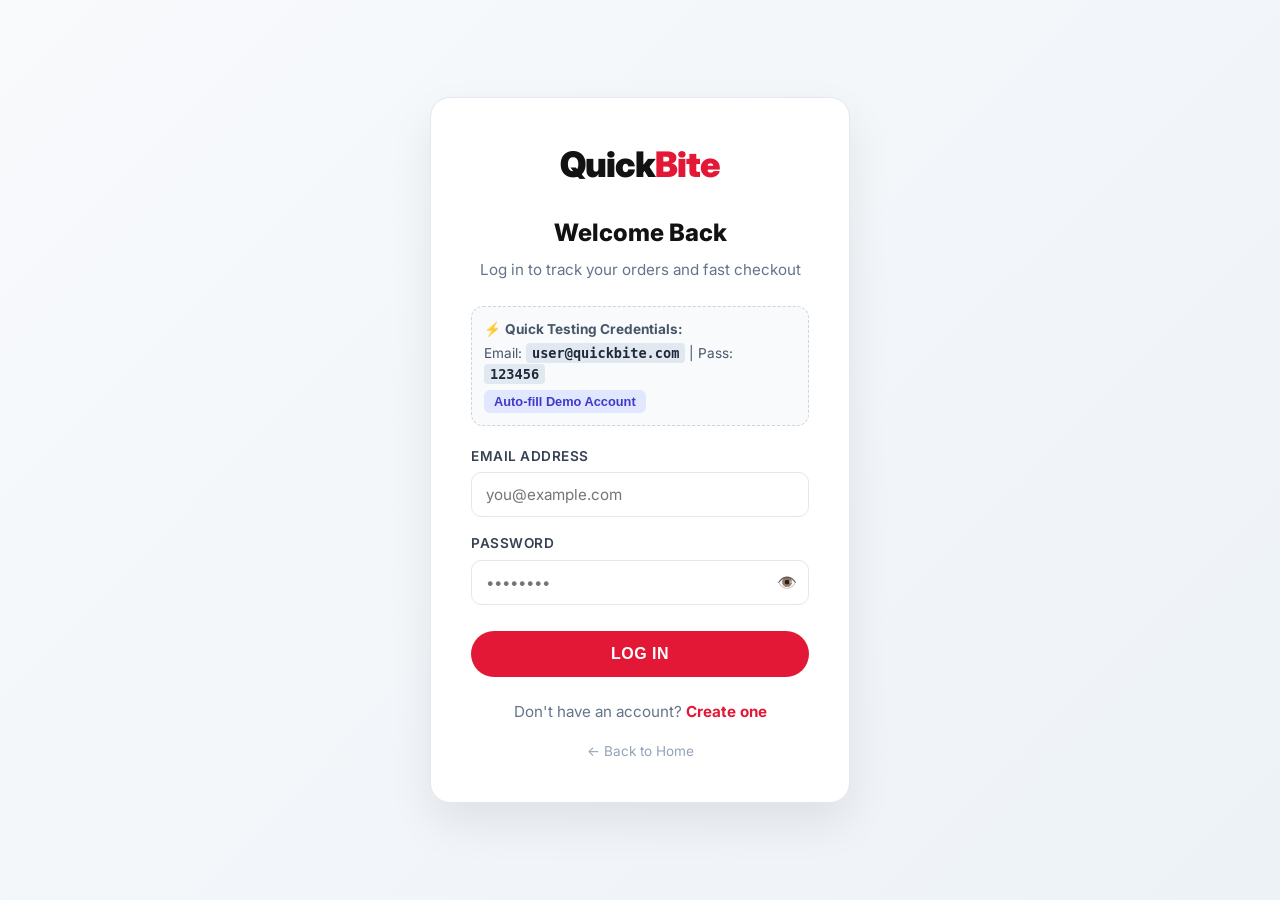
<file: login.html>
<!DOCTYPE html>
<html lang="en">

<head>
    <meta charset="UTF-8">
    <meta name="viewport" content="width=device-width, initial-scale=1.0">
    <title>Login - QuickBite</title>
    <link rel="stylesheet" href="css/style.css">
    <link rel="stylesheet" href="css/features.css">
    <link href="https://fonts.googleapis.com/css2?family=Inter:wght@400;600;700;800&display=swap" rel="stylesheet">
    <style>
        .auth-container {
            min-height: 100vh;
            display: flex;
            align-items: center;
            justify-content: center;
            background: linear-gradient(135deg, #f8fafc 0%, #edf2f7 100%);
            padding: 24px;
        }

        .auth-card {
            background: #ffffff;
            padding: 40px;
            border-radius: 20px;
            box-shadow: 0 20px 45px rgba(0, 0, 0, 0.08);
            width: 100%;
            max-width: 420px;
            text-align: center;
            border: 1px solid #E2E8F0;
            animation: modalFadeIn 0.35s ease-out;
        }

        .auth-logo {
            font-size: 2.2rem;
            font-weight: 900;
            color: #121212;
            margin-bottom: 24px;
            display: inline-block;
            letter-spacing: -1px;
        }

        .auth-logo span {
            color: #E31837;
        }

        .password-field-wrap {
            position: relative;
        }

        .password-toggle-btn {
            position: absolute;
            right: 12px;
            top: 50%;
            transform: translateY(-50%);
            background: none;
            border: none;
            cursor: pointer;
            font-size: 1rem;
            color: #64748B;
        }

        .error-msg {
            color: #E31837;
            background: #FEE2E2;
            padding: 12px;
            border-radius: 10px;
            margin-bottom: 20px;
            display: none;
            font-size: 0.9rem;
            border-left: 4px solid #E31837;
            text-align: left;
        }
    </style>
</head>

<body>
    <div class="auth-container">
        <div class="auth-card">
            <a href="index.html" class="auth-logo">Quick<span>Bite</span></a>
            <h2 style="margin-bottom: 8px; font-weight:800;">Welcome Back</h2>
            <p style="color:#64748B; font-size:0.95rem; margin-bottom:24px;">Log in to track your orders and fast checkout</p>

            <!-- 1-Click Demo Helper -->
            <div class="demo-badge-box">
                <div>⚡ <strong>Quick Testing Credentials:</strong></div>
                <div style="margin-top:4px;">Email: <code>user@quickbite.com</code> | Pass: <code>123456</code></div>
                <button type="button" class="demo-autofill-btn" id="autofill-demo-btn">Auto-fill Demo Account</button>
            </div>

            <div id="error-msg" class="error-msg">Invalid credentials</div>

            <form id="login-form">
                <div class="form-group" style="text-align: left;">
                    <label for="email">Email Address</label>
                    <input type="email" id="email" required placeholder="you@example.com">
                </div>
                <div class="form-group" style="text-align: left;">
                    <label for="password">Password</label>
                    <div class="password-field-wrap">
                        <input type="password" id="password" required placeholder="••••••••">
                        <button type="button" class="password-toggle-btn" id="toggle-password" title="Show/Hide Password">👁️</button>
                    </div>
                </div>
                <button type="submit" class="btn btn-primary btn-block" style="padding:14px; font-size:1rem; margin-top:10px;">Log In</button>
            </form>

            <div class="auth-footer" style="margin-top: 24px; font-size:0.95rem; color:#64748B;">
                Don't have an account? <a href="signup.html" style="color:var(--primary); font-weight:700;">Create one</a>
            </div>
            <div style="margin-top: 14px;">
                <a href="index.html" style="color:#94A3B8; font-size:0.85rem;">← Back to Home</a>
            </div>
        </div>
    </div>

    <script src="js/auth.js"></script>
    <script src="js/api.js"></script>
    <script>
        // 1-Click Demo Fill
        document.getElementById('autofill-demo-btn').addEventListener('click', () => {
            document.getElementById('email').value = 'user@quickbite.com';
            document.getElementById('password').value = '123456';
        });

        // Show/Hide Password Toggle
        const toggleBtn = document.getElementById('toggle-password');
        const passInput = document.getElementById('password');
        toggleBtn.addEventListener('click', () => {
            const isPassword = passInput.type === 'password';
            passInput.type = isPassword ? 'text' : 'password';
            toggleBtn.textContent = isPassword ? '🙈' : '👁️';
        });

        // Form Submit
        document.getElementById('login-form').addEventListener('submit', async (e) => {
            e.preventDefault();
            const email = document.getElementById('email').value;
            const password = document.getElementById('password').value;
            const errorMsg = document.getElementById('error-msg');
            const btn = e.target.querySelector('button[type="submit"]');

            btn.textContent = 'Logging in...';
            btn.disabled = true;

            const result = await ApiService.login(email, password);

            if (result.success) {
                btn.textContent = 'Success! Redirecting...';
                setTimeout(() => {
                    window.location.href = 'index.html';
                }, 400);
            } else {
                errorMsg.textContent = result.message;
                errorMsg.style.display = 'block';
                btn.textContent = 'Log In';
                btn.disabled = false;
            }
        });
    </script>
</body>

</html>
</file>
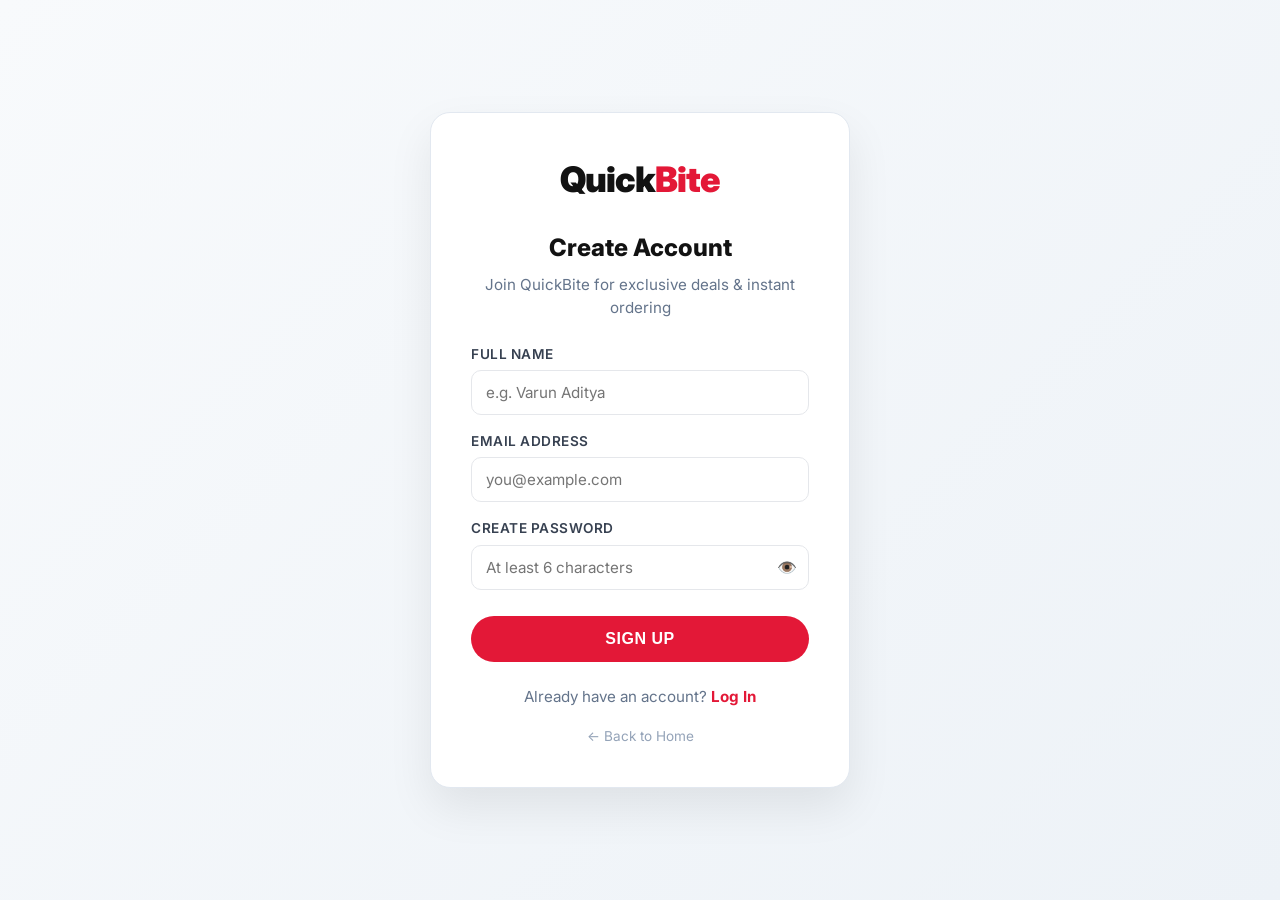
<file: signup.html>
<!DOCTYPE html>
<html lang="en">

<head>
    <meta charset="UTF-8">
    <meta name="viewport" content="width=device-width, initial-scale=1.0">
    <title>Create Account - QuickBite</title>
    <link rel="stylesheet" href="css/style.css">
    <link rel="stylesheet" href="css/features.css">
    <link href="https://fonts.googleapis.com/css2?family=Inter:wght@400;600;700;800&display=swap" rel="stylesheet">
    <style>
        .auth-container {
            min-height: 100vh;
            display: flex;
            align-items: center;
            justify-content: center;
            background: linear-gradient(135deg, #f8fafc 0%, #edf2f7 100%);
            padding: 24px;
        }

        .auth-card {
            background: #ffffff;
            padding: 40px;
            border-radius: 20px;
            box-shadow: 0 20px 45px rgba(0, 0, 0, 0.08);
            width: 100%;
            max-width: 420px;
            text-align: center;
            border: 1px solid #E2E8F0;
            animation: modalFadeIn 0.35s ease-out;
        }

        .auth-logo {
            font-size: 2.2rem;
            font-weight: 900;
            color: #121212;
            margin-bottom: 24px;
            display: inline-block;
            letter-spacing: -1px;
        }

        .auth-logo span {
            color: #E31837;
        }

        .password-field-wrap {
            position: relative;
        }

        .password-toggle-btn {
            position: absolute;
            right: 12px;
            top: 50%;
            transform: translateY(-50%);
            background: none;
            border: none;
            cursor: pointer;
            font-size: 1rem;
            color: #64748B;
        }

        .error-msg {
            color: #E31837;
            background: #FEE2E2;
            padding: 12px;
            border-radius: 10px;
            margin-bottom: 20px;
            display: none;
            font-size: 0.9rem;
            border-left: 4px solid #E31837;
            text-align: left;
        }
    </style>
</head>

<body>
    <div class="auth-container">
        <div class="auth-card">
            <a href="index.html" class="auth-logo">Quick<span>Bite</span></a>
            <h2 style="margin-bottom: 8px; font-weight:800;">Create Account</h2>
            <p style="color:#64748B; font-size:0.95rem; margin-bottom:24px;">Join QuickBite for exclusive deals & instant ordering</p>

            <div id="error-msg" class="error-msg">Registration failed</div>

            <form id="signup-form">
                <div class="form-group" style="text-align: left;">
                    <label for="name">Full Name</label>
                    <input type="text" id="name" required placeholder="e.g. Varun Aditya">
                </div>
                <div class="form-group" style="text-align: left;">
                    <label for="email">Email Address</label>
                    <input type="email" id="email" required placeholder="you@example.com">
                </div>
                <div class="form-group" style="text-align: left;">
                    <label for="password">Create Password</label>
                    <div class="password-field-wrap">
                        <input type="password" id="password" required placeholder="At least 6 characters">
                        <button type="button" class="password-toggle-btn" id="toggle-password" title="Show/Hide Password">👁️</button>
                    </div>
                </div>
                <button type="submit" class="btn btn-primary btn-block" style="padding:14px; font-size:1rem; margin-top:10px;">Sign Up</button>
            </form>

            <div class="auth-footer" style="margin-top: 24px; font-size:0.95rem; color:#64748B;">
                Already have an account? <a href="login.html" style="color:var(--primary); font-weight:700;">Log In</a>
            </div>
            <div style="margin-top: 14px;">
                <a href="index.html" style="color:#94A3B8; font-size:0.85rem;">← Back to Home</a>
            </div>
        </div>
    </div>

    <script src="js/auth.js"></script>
    <script src="js/api.js"></script>
    <script>
        // Password toggle
        const toggleBtn = document.getElementById('toggle-password');
        const passInput = document.getElementById('password');
        toggleBtn.addEventListener('click', () => {
            const isPassword = passInput.type === 'password';
            passInput.type = isPassword ? 'text' : 'password';
            toggleBtn.textContent = isPassword ? '🙈' : '👁️';
        });

        // Form submit
        document.getElementById('signup-form').addEventListener('submit', async (e) => {
            e.preventDefault();
            const name = document.getElementById('name').value.trim();
            const email = document.getElementById('email').value.trim();
            const password = document.getElementById('password').value;
            const errorMsg = document.getElementById('error-msg');
            const btn = e.target.querySelector('button[type="submit"]');

            if (password.length < 6) {
                errorMsg.textContent = 'Password must be at least 6 characters long.';
                errorMsg.style.display = 'block';
                return;
            }

            btn.textContent = 'Creating Account...';
            btn.disabled = true;

            const result = await ApiService.register(name, email, password);

            if (result.success) {
                btn.textContent = 'Success! Welcome to QuickBite...';
                setTimeout(() => {
                    window.location.href = 'index.html';
                }, 600);
            } else {
                errorMsg.textContent = result.message;
                errorMsg.style.display = 'block';
                btn.textContent = 'Sign Up';
                btn.disabled = false;
            }
        });
    </script>
</body>

</html>
</file>
<file: css/style.css>
:root {
    /* Brand Colors */
    --primary: #E31837;
    /* Pizza Hut Red */
    --primary-hover: #C1152E;
    --background: #FFFFFF;
    --surface: #FFFFFF;
    --surface-alt: #F9F9F9;
    --surface-hover: #F0F0F0;

    /* Text Colors */
    --text-main: #121212;
    --text-muted: #555555;
    --text-inverted: #FFFFFF;

    /* Status Colors */
    --success: #05944F;
    --error: #E74C3C;

    /* Spacing */
    --spacing-xs: 4px;
    --spacing-sm: 8px;
    --spacing-md: 16px;
    --spacing-lg: 24px;
    --spacing-xl: 32px;
    --spacing-xxl: 64px;

    /* BorderRadius */
    --radius-sm: 8px;
    --radius-md: 12px;
    --radius-lg: 16px;

    /* Transitions */
    --transition: 0.3s ease;

    /* Shadows */
    --shadow-sm: 0 2px 4px rgba(0, 0, 0, 0.05);
    --shadow-md: 0 4px 6px rgba(0, 0, 0, 0.08);
    --shadow-lg: 0 10px 15px rgba(0, 0, 0, 0.1);
}

* {
    box-sizing: border-box;
    margin: 0;
    padding: 0;
}

html {
    scroll-behavior: smooth;
}

body {
    font-family: 'Inter', sans-serif;
    background-color: var(--background);
    color: var(--text-main);
    line-height: 1.5;
    -webkit-font-smoothing: antialiased;
}

a {
    text-decoration: none;
    color: inherit;
    transition: var(--transition);
}

ul {
    list-style: none;
}

img {
    max-width: 100%;
    display: block;
}

/* Utilities */
.container {
    max-width: 1200px;
    margin: 0 auto;
    padding: 0 var(--spacing-md);
}

.flex {
    display: flex;
}

.flex-col {
    flex-direction: column;
}

.items-center {
    align-items: center;
}

.justify-between {
    justify-content: space-between;
}

.text-center {
    text-align: center;
}

.gap-sm {
    gap: var(--spacing-sm);
}

.gap-md {
    gap: var(--spacing-md);
}

/* Buttons */
.btn {
    display: inline-flex;
    align-items: center;
    justify-content: center;
    padding: 12px 28px;
    border-radius: 50px;
    /* Pill shape */
    font-weight: 700;
    cursor: pointer;
    border: none;
    transition: var(--transition);
    text-transform: uppercase;
    letter-spacing: 0.5px;
    font-size: 0.9rem;
}

.btn-primary {
    background-color: var(--primary);
    color: var(--text-inverted);
}

.btn-primary:hover {
    background-color: var(--primary-hover);
    transform: translateY(-2px);
    box-shadow: var(--shadow-md);
}

.btn-secondary {
    background-color: white;
    color: var(--text-main);
    border: 2px solid #E0E0E0;
}

.btn-secondary:hover {
    border-color: var(--primary);
    color: var(--primary);
}

.btn-block {
    width: 100%;
}

.btn-sm {
    padding: 8px 16px;
    font-size: 0.82rem;
    border-radius: 20px;
}

.icon-btn {
    background: none;
    border: none;
    color: var(--text-main);
    cursor: pointer;
    padding: 8px;
    border-radius: 50%;
    transition: var(--transition);
}

.icon-btn:hover {
    background-color: var(--surface-hover);
}

/* Header */
.app-header {
    display: flex;
    justify-content: space-between;
    align-items: center;
    padding: var(--spacing-md);
    background-color: var(--background);
    position: sticky;
    top: 0;
    z-index: 100;
    box-shadow: var(--shadow-sm);
    border-bottom: 4px solid var(--primary);
}

.logo a {
    font-size: 1.8rem;
    font-weight: 800;
    color: var(--text-main);
    letter-spacing: -1px;
}

.logo a span {
    color: var(--primary);
}

.app-header nav a {
    margin-left: var(--spacing-lg);
    font-weight: 600;
    color: var(--text-main);
    font-size: 0.95rem;
}

.app-header nav a:hover,
.app-header nav a.active {
    color: var(--primary);
}

/* Cart Drawer */
.cart-overlay {
    position: fixed;
    top: 0;
    left: 0;
    width: 100%;
    height: 100%;
    background: rgba(0, 0, 0, 0.6);
    opacity: 0;
    pointer-events: none;
    transition: var(--transition);
    z-index: 999;
}

.cart-overlay.open {
    opacity: 1;
    pointer-events: auto;
}

.cart-drawer {
    position: fixed;
    top: 0;
    right: -100%;
    width: 100%;
    max-width: 400px;
    height: 100%;
    background: var(--background);
    z-index: 1000;
    transition: var(--transition);
    display: flex;
    flex-direction: column;
    box-shadow: -4px 0 20px rgba(0, 0, 0, 0.15);
}

.cart-drawer.open {
    right: 0;
}

.cart-header {
    padding: var(--spacing-md);
    border-bottom: 1px solid #E0E0E0;
    display: flex;
    justify-content: space-between;
    align-items: center;
    background: var(--surface-alt);
}

.cart-header h2 {
    font-size: 1.25rem;
    font-weight: 700;
}

.cart-items {
    flex: 1;
    overflow-y: auto;
    padding: var(--spacing-md);
}

.empty-cart {
    text-align: center;
    color: var(--text-muted);
    margin-top: 40px;
}

.cart-item {
    display: flex;
    justify-content: space-between;
    align-items: center;
    padding: var(--spacing-md) 0;
    border-bottom: 1px solid #F0F0F0;
}

.cart-item-info h4 {
    font-size: 1rem;
    font-weight: 600;
}

.cart-item-info p {
    color: var(--text-muted);
    font-size: 0.9rem;
}

.cart-item-controls {
    display: flex;
    align-items: center;
    gap: 8px;
    background: var(--surface-alt);
    padding: 4px 8px;
    border-radius: 20px;
}

.cart-item-controls button {
    background: none;
    border: none;
    cursor: pointer;
    font-weight: 700;
    color: var(--primary);
    font-size: 1.1rem;
}

.cart-footer {
    padding: var(--spacing-lg);
    border-top: 1px solid #E0E0E0;
    background: var(--surface-alt);
}

.cart-total {
    display: flex;
    justify-content: space-between;
    font-size: 1.25rem;
    font-weight: 800;
    margin-bottom: var(--spacing-md);
    color: var(--text-main);
}

/* LANDING PAGE SECTIONS */

.section {
    padding: var(--spacing-xxl) 0;
}

.section-header {
    text-align: center;
    margin-bottom: 40px;
}

.section-header h2 {
    font-size: 2.5rem;
    font-weight: 800;
    color: var(--text-main);
    margin-bottom: var(--spacing-xs);
    text-transform: uppercase;
}

.section-header p {
    color: var(--text-muted);
    font-size: 1.1rem;
}

/* Hero Section */
.hero-section {
    padding: 140px 0;
    background: linear-gradient(rgba(0, 0, 0, 0.6), rgba(0, 0, 0, 0.6)), url('https://images.unsplash.com/photo-1590947132387-155cc02f3212?q=80&w=1920&auto=format&fit=crop');
    background-size: cover;
    background-position: center;
    color: white;
    text-align: center;
}

.hero-content {
    max-width: 800px;
    margin: 0 auto;
}

.hero-content h1 {
    font-size: 4.5rem;
    line-height: 1;
    margin-bottom: var(--spacing-md);
    color: #FFFFFF;
    font-weight: 900;
    text-transform: uppercase;
    text-shadow: 2px 2px 10px rgba(0, 0, 0, 0.5);
}

.hero-content p {
    font-size: 1.5rem;
    color: #f0f0f0;
    margin-bottom: var(--spacing-xl);
    font-weight: 500;
}

.hero-buttons {
    display: flex;
    gap: var(--spacing-md);
    justify-content: center;
}

@media(max-width: 768px) {
    .hero-content h1 {
        font-size: 3rem;
    }

    .hero-content p {
        font-size: 1.2rem;
    }

    .hero-buttons {
        flex-direction: column;
        width: 100%;
    }

    .btn {
        width: 100%;
    }
}

/* Featured Deals */
.deals-grid {
    display: grid;
    grid-template-columns: repeat(auto-fit, minmax(300px, 1fr));
    gap: var(--spacing-lg);
}

.deal-card {
    background: white;
    border-radius: var(--radius-lg);
    overflow: hidden;
    box-shadow: var(--shadow-md);
    transition: var(--transition);
    border: 1px solid #F0F0F0;
    position: relative;
}

.deal-card:hover {
    transform: translateY(-8px);
    box-shadow: var(--shadow-lg);
}

.deal-img {
    height: 200px;
    background: #eee;
    overflow: hidden;
}

.deal-img img {
    width: 100%;
    height: 100%;
    object-fit: cover;
}

.deal-info {
    padding: var(--spacing-lg);
}

.deal-badge {
    position: absolute;
    top: 10px;
    left: 10px;
    background: var(--primary);
    color: white;
    padding: 6px 12px;
    border-radius: 20px;
    font-weight: 700;
    font-size: 0.8rem;
    text-transform: uppercase;
}

.deal-info h3 {
    font-size: 1.5rem;
    font-weight: 800;
    margin-bottom: var(--spacing-xs);
}

.deal-info p {
    color: var(--text-muted);
    margin-bottom: var(--spacing-md);
}

/* Menu Highlights */
.menu-tabs {
    display: flex;
    justify-content: center;
    gap: var(--spacing-md);
    margin-bottom: 40px;
    flex-wrap: wrap;
}

.tab-btn {
    padding: 10px 24px;
    border-radius: 50px;
    cursor: pointer;
    font-weight: 600;
    background: var(--surface-alt);
    color: var(--text-muted);
    transition: var(--transition);
}

.tab-btn.active,
.tab-btn:hover {
    background: var(--primary);
    color: white;
}

.highlights-grid {
    display: grid;
    grid-template-columns: repeat(auto-fill, minmax(280px, 1fr));
    gap: var(--spacing-lg);
}

.highlight-card {
    background: white;
    border-radius: var(--radius-lg);
    box-shadow: var(--shadow-sm);
    padding: var(--spacing-md);
    text-align: center;
    transition: var(--transition);
    border: 1px solid #F0F0F0;
}

.highlight-card:hover {
    box-shadow: var(--shadow-md);
    border-color: var(--primary);
}

.h-img-placeholder {
    width: 150px;
    height: 150px;
    background: #f0f0f0;
    border-radius: 50%;
    margin: 0 auto var(--spacing-md);
    overflow: hidden;
}

.h-img-placeholder img {
    width: 100%;
    height: 100%;
    object-fit: cover;
}

.highlight-card h4 {
    font-size: 1.25rem;
    font-weight: 700;
    margin-bottom: var(--spacing-xs);
}

.highlight-card .price {
    display: block;
    color: var(--primary);
    font-weight: 800;
    font-size: 1.1rem;
    margin-bottom: var(--spacing-md);
}

/* Why Choose Us */
.features-grid {
    display: grid;
    grid-template-columns: repeat(auto-fit, minmax(200px, 1fr));
    gap: var(--spacing-lg);
    text-align: center;
}

.feature-item {
    padding: var(--spacing-lg);
}

.feature-icon {
    width: 60px;
    height: 60px;
    background: rgba(227, 24, 55, 0.1);
    color: var(--primary);
    border-radius: 50%;
    display: flex;
    align-items: center;
    justify-content: center;
    margin: 0 auto var(--spacing-md);
}

.feature-item h4 {
    font-size: 1.2rem;
    font-weight: 700;
    margin-bottom: var(--spacing-sm);
}

/* How It Works */
.steps-row {
    display: flex;
    justify-content: space-between;
    gap: var(--spacing-lg);
    flex-wrap: wrap;
}

.step-card {
    flex: 1;
    min-width: 200px;
    text-align: center;
    position: relative;
    padding: var(--spacing-lg);
    background: var(--surface-alt);
    border-radius: var(--radius-lg);
}

.step-number {
    width: 40px;
    height: 40px;
    background: var(--text-main);
    color: white;
    border-radius: 50%;
    display: flex;
    align-items: center;
    justify-content: center;
    font-weight: 800;
    margin: 0 auto var(--spacing-md);
}

/* App Promotion */
.app-section {
    background: var(--primary);
    color: white;
    border-radius: var(--radius-lg);
    margin-top: 40px;
    overflow: hidden;
}

.app-container {
    display: flex;
    align-items: center;
    padding: 60px;
    gap: 40px;
}

.app-text {
    flex: 1;
}

.app-text h2 {
    font-size: 3rem;
    font-weight: 900;
    margin-bottom: var(--spacing-md);
    line-height: 1;
}

.app-text p {
    font-size: 1.25rem;
    margin-bottom: var(--spacing-xl);
    opacity: 0.9;
}

.store-buttons {
    display: flex;
    gap: var(--spacing-md);
}

.store-btn {
    background: black;
    color: white;
    padding: 10px 20px;
    border-radius: 8px;
    display: flex;
    align-items: center;
    gap: 10px;
    font-weight: 600;
}

.app-image {
    flex: 1;
    display: flex;
    justify-content: center;
}

.app-image-placeholder {
    width: 300px;
    height: 400px;
    background: rgba(255, 255, 255, 0.2);
    border-radius: 20px;
    display: flex;
    align-items: center;
    justify-content: center;
}

@media(max-width: 900px) {
    .app-container {
        flex-direction: column;
        text-align: center;
        padding: 40px 20px;
    }

    .store-buttons {
        justify-content: center;
    }
}

/* Footer */
.main-footer {
    background: #111;
    color: white;
    padding: 80px 0 40px;
}

.footer-grid {
    display: grid;
    grid-template-columns: repeat(auto-fit, minmax(200px, 1fr));
    gap: 40px;
    margin-bottom: 60px;
}

.footer-col h4 {
    font-size: 1.2rem;
    margin-bottom: 20px;
    color: var(--primary);
}

.footer-col ul li {
    margin-bottom: 10px;
}

.footer-col ul li a {
    color: #aaa;
}

.footer-col ul li a:hover {
    color: white;
}

.footer-bottom {
    text-align: center;
    padding-top: 40px;
    border-top: 1px solid #333;
    color: #666;
}

/* RESTAURANT MENU PAGE (Adaptations) */
.restaurant-banner {
    background: #F9F9F9;
    border-bottom: 1px solid #E0E0E0;
}

.restaurant-banner .banner-content h1 {
    color: var(--text-main);
}

.restaurant-banner .banner-meta {
    color: var(--text-muted);
}

.banner-rating {
    background: white;
    border: 1px solid #ddd;
}

/* Sticky Nav for Menu */
.menu-nav-container {
    background: white;
    border-bottom: 1px solid #ddd;
}

.menu-nav a {
    color: var(--text-muted);
}

.menu-nav a.active {
    color: var(--primary);
    border-bottom-color: var(--primary);
}

.menu-item-card {
    background: white;
    border-color: #f0f0f0;
    box-shadow: var(--shadow-sm);
}

/* TRACKING PAGE (Adaptations) */
.tracking-card {
    background: white;
    border-color: #e0e0e0;
    box-shadow: var(--shadow-md);
}

.tracking-header {
    border-bottom-color: #f0f0f0;
}

.tracking-map {
    background: #f0f0f0;
    border-bottom-color: #e0e0e0;
}

.timeline-item::after {
    background: #e0e0e0;
}

.timeline-icon {
    background: #f0f0f0;
}
</file>
<file: css/features.css>
/* ==========================================================================
   QuickBite Features & Dynamic UI Enhancements
   Smooth animations, modal dialogs, chatbot widget, toasts, and micro-interactions
   ========================================================================== */

/* --- Keyframe Animations --- */
@keyframes fadeIn {
    from { opacity: 0; transform: translateY(10px); }
    to { opacity: 1; transform: translateY(0); }
}

@keyframes modalFadeIn {
    from { opacity: 0; transform: scale(0.92) translateY(20px); }
    to { opacity: 1; transform: scale(1) translateY(0); }
}

@keyframes pulseGlow {
    0%, 100% { transform: scale(1); box-shadow: 0 8px 25px rgba(227, 24, 55, 0.4); }
    50% { transform: scale(1.05); box-shadow: 0 12px 30px rgba(227, 24, 55, 0.6); }
}

@keyframes badgePop {
    0% { transform: scale(1); }
    50% { transform: scale(1.4); }
    100% { transform: scale(1); }
}

@keyframes slideInRight {
    from { transform: translateX(120%); opacity: 0; }
    to { transform: translateX(0); opacity: 1; }
}

@keyframes slideOutRight {
    from { transform: translateX(0); opacity: 1; }
    to { transform: translateX(120%); opacity: 0; }
}

@keyframes shimmer {
    0% { background-position: -200% 0; }
    100% { background-position: 200% 0; }
}

/* --- Toast Notifications --- */
#toast-container {
    position: fixed;
    top: 24px;
    right: 24px;
    z-index: 2000;
    display: flex;
    flex-direction: column;
    gap: 12px;
    pointer-events: none;
}

.toast {
    pointer-events: auto;
    background: #1e1e24;
    color: #ffffff;
    padding: 14px 20px;
    border-radius: 12px;
    box-shadow: 0 10px 25px rgba(0, 0, 0, 0.25);
    display: flex;
    align-items: center;
    gap: 12px;
    min-width: 280px;
    max-width: 400px;
    font-size: 0.95rem;
    animation: slideInRight 0.35s cubic-bezier(0.16, 1, 0.3, 1) forwards;
    border-left: 5px solid var(--primary);
    position: relative;
    overflow: hidden;
}

.toast.toast-success {
    border-left-color: #10B981;
}

.toast.toast-info {
    border-left-color: #3B82F6;
}

.toast.toast-error {
    border-left-color: #EF4444;
}

.toast.hiding {
    animation: slideOutRight 0.3s forwards ease-in;
}

.toast-icon {
    font-size: 1.25rem;
    display: flex;
    align-items: center;
    justify-content: center;
}

.toast-body {
    flex: 1;
}

.toast-body strong {
    display: block;
    font-size: 0.85rem;
    text-transform: uppercase;
    letter-spacing: 0.5px;
    color: #9CA3AF;
    margin-bottom: 2px;
}

.toast-close {
    background: transparent;
    border: none;
    color: #9CA3AF;
    cursor: pointer;
    font-size: 1.1rem;
    line-height: 1;
    padding: 2px;
}

.toast-close:hover {
    color: #ffffff;
}

/* --- Modal Overlay & Dialog --- */
.modal-overlay {
    position: fixed;
    top: 0;
    left: 0;
    width: 100vw;
    height: 100vh;
    background: rgba(0, 0, 0, 0.65);
    backdrop-filter: blur(6px);
    display: flex;
    align-items: center;
    justify-content: center;
    z-index: 1200;
    padding: 20px;
    animation: fadeIn 0.25s ease-out;
}

.modal-content {
    background: #ffffff;
    border-radius: 20px;
    padding: 32px;
    width: 100%;
    max-width: 480px;
    box-shadow: 0 25px 50px -12px rgba(0, 0, 0, 0.25);
    animation: modalFadeIn 0.3s cubic-bezier(0.16, 1, 0.3, 1);
    position: relative;
    max-height: 90vh;
    overflow-y: auto;
}

.modal-content h2 {
    font-size: 1.6rem;
    font-weight: 800;
    color: var(--text-main);
    margin-bottom: 6px;
    display: flex;
    align-items: center;
    gap: 10px;
}

.modal-subtitle {
    color: var(--text-muted);
    font-size: 0.95rem;
    margin-bottom: 24px;
}

.modal-close-btn {
    position: absolute;
    top: 20px;
    right: 20px;
    background: #F3F4F6;
    border: none;
    width: 32px;
    height: 32px;
    border-radius: 50%;
    cursor: pointer;
    display: flex;
    align-items: center;
    justify-content: center;
    color: #4B5563;
    transition: all 0.2s ease;
}

.modal-close-btn:hover {
    background: #E5E7EB;
    color: #111827;
}

.checkout-summary {
    background: #F9FAFB;
    border: 1px dashed #D1D5DB;
    border-radius: 12px;
    padding: 16px;
    margin: 20px 0;
    display: flex;
    justify-content: space-between;
    align-items: center;
    font-size: 1rem;
}

.checkout-summary strong {
    color: var(--text-main);
}

.checkout-summary span {
    font-size: 1.25rem;
    font-weight: 800;
    color: var(--primary);
}

.modal-actions {
    display: flex;
    gap: 12px;
    margin-top: 24px;
}

.modal-actions .btn {
    flex: 1;
}

/* Form Styles for Modal */
.form-group {
    margin-bottom: 16px;
}

.form-group label {
    display: block;
    margin-bottom: 6px;
    font-weight: 600;
    font-size: 0.85rem;
    color: #374151;
    text-transform: uppercase;
    letter-spacing: 0.5px;
}

.form-group input,
.form-group textarea,
.form-group select {
    width: 100%;
    padding: 12px 14px;
    border: 1.5px solid #E5E7EB;
    border-radius: 10px;
    font-size: 0.95rem;
    font-family: inherit;
    transition: all 0.2s ease;
    box-sizing: border-box;
}

.form-group textarea {
    resize: vertical;
    min-height: 70px;
}

.form-group input:focus,
.form-group textarea:focus {
    outline: none;
    border-color: var(--primary);
    box-shadow: 0 0 0 3px rgba(227, 24, 55, 0.12);
}

/* --- Floating Chatbot Widget --- */
.chat-fab {
    position: fixed;
    bottom: 24px;
    right: 24px;
    width: 60px;
    height: 60px;
    border-radius: 50%;
    background: linear-gradient(135deg, #E31837, #b8142b);
    color: #ffffff;
    display: flex;
    align-items: center;
    justify-content: center;
    font-size: 26px;
    box-shadow: 0 8px 25px rgba(227, 24, 55, 0.45);
    cursor: pointer;
    z-index: 1050;
    transition: all 0.3s cubic-bezier(0.16, 1, 0.3, 1);
    animation: pulseGlow 3s infinite ease-in-out;
}

.chat-fab:hover {
    transform: scale(1.1);
    box-shadow: 0 12px 30px rgba(227, 24, 55, 0.6);
}

.chat-widget {
    position: fixed;
    bottom: 96px;
    right: 24px;
    width: 360px;
    max-width: calc(100vw - 40px);
    height: 500px;
    background: #ffffff;
    border-radius: 20px;
    box-shadow: 0 20px 45px rgba(0, 0, 0, 0.18);
    display: flex;
    flex-direction: column;
    overflow: hidden;
    z-index: 1050;
    border: 1px solid #E5E7EB;
    animation: modalFadeIn 0.3s cubic-bezier(0.16, 1, 0.3, 1);
}

.chat-header {
    background: linear-gradient(135deg, #E31837, #9B1124);
    color: #ffffff;
    padding: 16px 20px;
    display: flex;
    justify-content: space-between;
    align-items: center;
    box-shadow: 0 2px 10px rgba(0, 0, 0, 0.1);
}

.chat-header-info {
    display: flex;
    align-items: center;
    gap: 10px;
}

.chat-avatar {
    width: 36px;
    height: 36px;
    background: rgba(255, 255, 255, 0.2);
    border-radius: 50%;
    display: flex;
    align-items: center;
    justify-content: center;
    font-size: 18px;
}

.chat-header-text h3 {
    font-size: 1rem;
    font-weight: 700;
    margin: 0;
}

.chat-status {
    font-size: 0.75rem;
    opacity: 0.9;
    display: flex;
    align-items: center;
    gap: 5px;
}

.chat-status::before {
    content: '';
    display: inline-block;
    width: 8px;
    height: 8px;
    border-radius: 50%;
    background: #10B981;
}

.chat-header button {
    background: rgba(255, 255, 255, 0.2);
    border: none;
    color: white;
    width: 30px;
    height: 30px;
    border-radius: 50%;
    font-size: 1.2rem;
    cursor: pointer;
    display: flex;
    align-items: center;
    justify-content: center;
    transition: all 0.2s;
}

.chat-header button:hover {
    background: rgba(255, 255, 255, 0.35);
}

.chat-body {
    flex: 1;
    overflow-y: auto;
    padding: 16px;
    background: #F9FAFB;
    display: flex;
    flex-direction: column;
    gap: 12px;
}

.chat-msg {
    max-width: 82%;
    padding: 10px 14px;
    border-radius: 14px;
    font-size: 0.9rem;
    line-height: 1.4;
    word-break: break-word;
    animation: fadeIn 0.25s ease-out;
}

.chat-msg.bot {
    background: #ffffff;
    color: #1F2937;
    align-self: flex-start;
    border-bottom-left-radius: 4px;
    box-shadow: 0 1px 3px rgba(0, 0, 0, 0.08);
    border: 1px solid #F3F4F6;
}

.chat-msg.user {
    background: var(--primary);
    color: #ffffff;
    align-self: flex-end;
    border-bottom-right-radius: 4px;
    box-shadow: 0 2px 8px rgba(227, 24, 55, 0.3);
}

.chat-chips {
    display: flex;
    flex-wrap: wrap;
    gap: 6px;
    margin-top: 4px;
}

.chat-chip {
    background: #ffffff;
    border: 1px solid #E5E7EB;
    border-radius: 16px;
    padding: 6px 12px;
    font-size: 0.8rem;
    color: #4B5563;
    cursor: pointer;
    transition: all 0.2s ease;
}

.chat-chip:hover {
    background: #FEE2E2;
    border-color: #F87171;
    color: var(--primary);
}

.chat-footer {
    padding: 12px 14px;
    background: #ffffff;
    border-top: 1px solid #E5E7EB;
    display: flex;
    gap: 8px;
    align-items: center;
}

.chat-footer input {
    flex: 1;
    border: 1.5px solid #E5E7EB;
    border-radius: 20px;
    padding: 8px 16px;
    font-size: 0.9rem;
    outline: none;
    transition: border-color 0.2s;
}

.chat-footer input:focus {
    border-color: var(--primary);
}

.chat-footer button {
    background: var(--primary);
    color: white;
    border: none;
    width: 36px;
    height: 36px;
    border-radius: 50%;
    cursor: pointer;
    display: flex;
    align-items: center;
    justify-content: center;
    transition: transform 0.2s;
}

.chat-footer button:hover {
    transform: scale(1.08);
}

/* --- Cart Counter Animation --- */
.cart-badge-pop {
    animation: badgePop 0.3s cubic-bezier(0.175, 0.885, 0.32, 1.275);
}

/* --- Menu Highlights & Card Transitions --- */
.highlight-card {
    transition: transform 0.3s cubic-bezier(0.16, 1, 0.3, 1), box-shadow 0.3s ease, border-color 0.3s ease;
}

.highlight-card:hover {
    transform: translateY(-6px);
}

.highlight-card.hidden {
    display: none !important;
}

.tab-btn {
    user-select: none;
}

/* --- Live Order Tracking Dashboard Enhancements --- */
.order-summary-card {
    background: #ffffff;
    border-radius: 16px;
    border: 1px solid #E5E7EB;
    padding: 24px;
    margin-top: 24px;
    box-shadow: 0 4px 6px rgba(0, 0, 0, 0.04);
}

.order-items-list {
    margin: 16px 0;
    border-top: 1px solid #F3F4F6;
    border-bottom: 1px solid #F3F4F6;
    padding: 12px 0;
}

.order-item-row {
    display: flex;
    justify-content: space-between;
    align-items: center;
    padding: 8px 0;
    font-size: 0.95rem;
}

.order-item-qty {
    background: #F3F4F6;
    color: #4B5563;
    font-weight: 700;
    padding: 2px 8px;
    border-radius: 6px;
    font-size: 0.85rem;
    margin-right: 8px;
}

.order-totals-table {
    display: flex;
    flex-direction: column;
    gap: 8px;
    font-size: 0.95rem;
}

.order-total-row {
    display: flex;
    justify-content: space-between;
    color: #6B7280;
}

.order-total-row.grand-total {
    font-size: 1.2rem;
    font-weight: 800;
    color: var(--text-main);
    border-top: 1.5px dashed #E5E7EB;
    padding-top: 10px;
    margin-top: 6px;
}

.status-step-pill {
    display: inline-block;
    padding: 4px 12px;
    border-radius: 20px;
    font-size: 0.85rem;
    font-weight: 700;
    text-transform: uppercase;
}

.status-step-pill.placed {
    background: #EFF6FF;
    color: #2563EB;
}

.status-step-pill.preparing {
    background: #FEF3C7;
    color: #D97706;
}

.status-step-pill.out-for-delivery {
    background: #EDE9FE;
    color: #7C3AED;
}

.status-step-pill.delivered {
    background: #D1FAE5;
    color: #059669;
}

/* Timeline Pulsing when active */
.timeline-item.active .timeline-icon {
    background: var(--primary) !important;
    color: white !important;
    box-shadow: 0 0 0 6px rgba(227, 24, 55, 0.2);
    animation: pulseGlow 2s infinite ease-in-out;
}

.timeline-item.completed .timeline-icon {
    background: #10B981 !important;
    color: white !important;
}

/* User Profile Badge in Nav */
.user-nav-dropdown {
    display: flex;
    align-items: center;
    gap: 10px;
    margin-left: 20px;
}

.user-badge {
    background: #FEE2E2;
    color: var(--primary);
    padding: 6px 14px;
    border-radius: 20px;
    font-weight: 700;
    font-size: 0.9rem;
    display: flex;
    align-items: center;
    gap: 6px;
}

/* Demo Credentials Box */
.demo-badge-box {
    background: #F8FAFC;
    border: 1px dashed #CBD5E1;
    border-radius: 12px;
    padding: 12px;
    margin-bottom: 20px;
    font-size: 0.85rem;
    color: #475569;
    text-align: left;
}

.demo-badge-box code {
    background: #E2E8F0;
    padding: 2px 6px;
    border-radius: 4px;
    font-family: monospace;
    font-weight: 600;
    color: #1E293B;
}

.demo-autofill-btn {
    background: #E0E7FF;
    color: #4338CA;
    border: none;
    border-radius: 6px;
    padding: 4px 10px;
    font-size: 0.8rem;
    font-weight: 600;
    cursor: pointer;
    margin-top: 6px;
    display: inline-block;
    transition: all 0.2s;
}

.demo-autofill-btn:hover {
    background: #C7D2FE;
}
</file>
